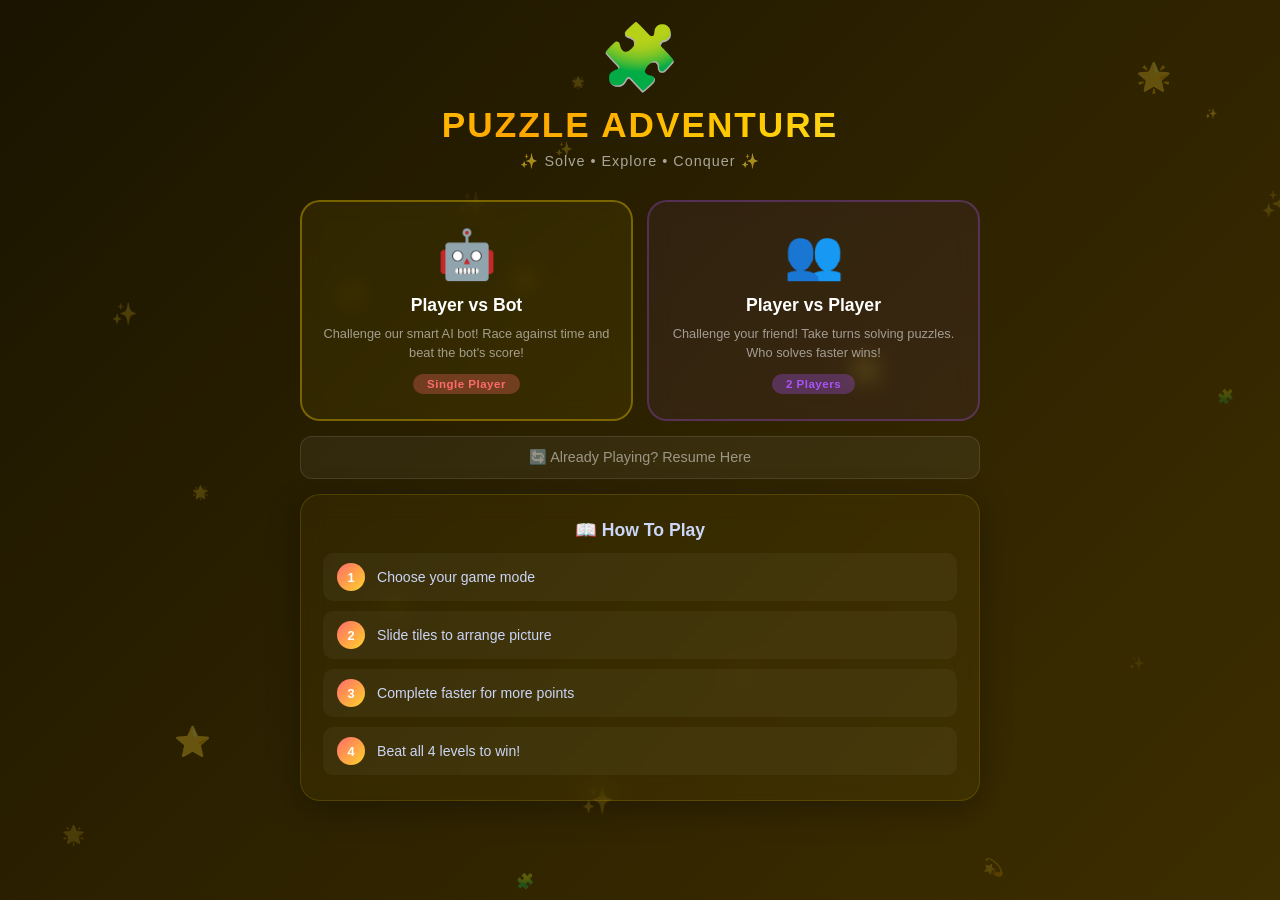
<file: index.html>
<!DOCTYPE html>
<html lang="en">
<head>
    <meta charset="UTF-8">
    <meta name="viewport" content="width=device-width, initial-scale=1.0">
    <title>Puzzle Adventure</title>
    <link rel="stylesheet" href="style.css">
</head>
<body>
<div class="particles" id="particles"></div>

<div class="container">

    <!-- HEADER -->
    <div class="header">
        <div class="game-logo">🧩</div>
        <h1>PUZZLE ADVENTURE</h1>
        <p class="tagline">✨ Solve • Explore • Conquer ✨</p>
    </div>

    <!-- MAIN MENU -->
    <div id="mainMenu">

        <!-- MODE SELECTION -->
        <div class="mode-cards">

            <div class="mode-card pvb-card" onclick="selectMode('pvb')">
                <div class="mode-icon">🤖</div>
                <h2>Player vs Bot</h2>
                <p>Challenge our smart AI bot! 
                   Race against time and beat 
                   the bot's score!</p>
                <div class="mode-badge">Single Player</div>
            </div>

            <div class="mode-card pvp-card" onclick="selectMode('pvp')">
                <div class="mode-icon">👥</div>
                <h2>Player vs Player</h2>
                <p>Challenge your friend! 
                   Take turns solving puzzles.
                   Who solves faster wins!</p>
                <div class="mode-badge">2 Players</div>
            </div>

        </div>

        <!-- RESUME SECTION -->
        <div class="card resume-card" id="resumeSection" 
             style="display:none;">
            <h3>🔄 Resume Game</h3>
            <p class="subtitle">Enter your name to continue!</p>
            <input type="text" id="resumeName" 
                   placeholder="Your name..."/>
            <button class="resume-btn" onclick="resumeGame()">
                ▶️ Resume My Game
            </button>
            <p id="resumeError" class="error"></p>
        </div>

        <!-- SHOW RESUME BUTTON -->
        <button class="show-resume-btn" 
                onclick="toggleResume()">
            🔄 Already Playing? Resume Here
        </button>

    </div>

    <!-- PLAYER SETUP FORM -->
    <div id="setupForm" style="display:none;">

        <!-- PVB FORM -->
        <div id="pvbForm" style="display:none;">
            <div class="card">
                <button class="back-btn" onclick="goBack()">
                    ← Back
                </button>
                <h2>🤖 Player vs Bot Setup</h2>
                <p class="subtitle">Enter your details to begin!</p>

                <label>👤 Your Name:</label>
                <input type="text" id="pvbName" 
                       placeholder="Enter your name..."
                       maxlength="20"/>

                <label>🤖 Bot Difficulty:</label>
                <div class="difficulty-cards">
                    <div class="diff-card selected" 
                         data-diff="easy"
                         onclick="selectDiff(this,'pvb')">
                        <span>😊</span>
                        <span>Easy</span>
                    </div>
                    <div class="diff-card" 
                         data-diff="medium"
                         onclick="selectDiff(this,'pvb')">
                        <span>😐</span>
                        <span>Medium</span>
                    </div>
                    <div class="diff-card" 
                         data-diff="hard"
                         onclick="selectDiff(this,'pvb')">
                        <span>😤</span>
                        <span>Hard</span>
                    </div>
                </div>

                <label>🗺️ Starting Level:</label>
                <select id="pvbLevel">
                    <option value="1">
                        Level 1 - The Lost Temple 🏛️
                    </option>
                    <option value="2">
                        Level 2 - The Dark Forest 🌲
                    </option>
                    <option value="3">
                        Level 3 - The Ice Castle ❄️
                    </option>
                    <option value="4">
                        Level 4 - The Final Dungeon 🏰
                    </option>
                </select>

                <button class="main-btn" onclick="startPVB()">
                    🚀 Start Adventure!
                </button>
                <p id="pvbError" class="error"></p>
            </div>
        </div>

        <!-- PVP FORM -->
        <div id="pvpForm" style="display:none;">
            <div class="card">
                <button class="back-btn" onclick="goBack()">
                    ← Back
                </button>
                <h2>👥 Player vs Player Setup</h2>
                <p class="subtitle">
                    Two players — one winner!
                </p>

                <label>👤 Player 1 Name:</label>
                <input type="text" id="p1Name" 
                       placeholder="Player 1 name..."
                       maxlength="20"/>

                <label>👤 Player 2 Name:</label>
                <input type="text" id="p2Name" 
                       placeholder="Player 2 name..."
                       maxlength="20"/>

                <label>🗺️ Starting Level:</label>
                <select id="pvpLevel">
                    <option value="1">
                        Level 1 - The Lost Temple 🏛️
                    </option>
                    <option value="2">
                        Level 2 - The Dark Forest 🌲
                    </option>
                    <option value="3">
                        Level 3 - The Ice Castle ❄️
                    </option>
                    <option value="4">
                        Level 4 - The Final Dungeon 🏰
                    </option>
                </select>

                <button class="main-btn" onclick="startPVP()">
                    🚀 Start Battle!
                </button>
                <p id="pvpError" class="error"></p>
            </div>
        </div>

    </div>

    <!-- HOW TO PLAY -->
    <div class="card how-to-card" id="howToCard">
        <h3>📖 How To Play</h3>
        <div class="how-steps">
            <div class="how-step">
                <span class="step-num">1</span>
                <span>Choose your game mode</span>
            </div>
            <div class="how-step">
                <span class="step-num">2</span>
                <span>Slide tiles to arrange picture</span>
            </div>
            <div class="how-step">
                <span class="step-num">3</span>
                <span>Complete faster for more points</span>
            </div>
            <div class="how-step">
                <span class="step-num">4</span>
                <span>Beat all 4 levels to win!</span>
            </div>
        </div>
    </div>

</div>

<script>
// ============================================================
//   SETUP
// ============================================================
let selectedMode = '';
let selectedDiffPVB = 'easy';

document.addEventListener('DOMContentLoaded', () => {
    createParticles();
    checkSavedGames();
});

// ============================================================
//   PARTICLES
// ============================================================
function createParticles() {
    const c = document.getElementById('particles');
    const emojis = ['🧩','⭐','✨','🌟','💫','🎯'];
    for (let i = 0; i < 20; i++) {
        const p = document.createElement('div');
        p.className = 'particle';
        p.textContent = 
            emojis[Math.floor(Math.random() * emojis.length)];
        p.style.left   = Math.random() * 100 + 'vw';
        p.style.top    = Math.random() * 100 + 'vh';
        p.style.fontSize = Math.random() * 20 + 10 + 'px';
        p.style.animationDuration  = Math.random()*15 + 8 + 's';
        p.style.animationDelay     = Math.random() * 5 + 's';
        p.style.opacity = Math.random() * 0.3 + 0.05;
        c.appendChild(p);
    }
}

// ============================================================
//   MODE SELECTION
// ============================================================
function selectMode(mode) {
    selectedMode = mode;
    document.getElementById('mainMenu').style.display   = 'none';
    document.getElementById('howToCard').style.display  = 'none';
    document.getElementById('setupForm').style.display  = 'block';

    if (mode === 'pvb') {
        document.getElementById('pvbForm').style.display = 'block';
        document.getElementById('pvpForm').style.display = 'none';
    } else {
        document.getElementById('pvpForm').style.display = 'block';
        document.getElementById('pvbForm').style.display = 'none';
    }
}

function goBack() {
    document.getElementById('mainMenu').style.display  = 'block';
    document.getElementById('howToCard').style.display = 'block';
    document.getElementById('setupForm').style.display = 'none';
    document.getElementById('pvbForm').style.display   = 'none';
    document.getElementById('pvpForm').style.display   = 'none';
}

// ============================================================
//   DIFFICULTY SELECTION
// ============================================================
function selectDiff(el, mode) {
    document.querySelectorAll('.diff-card').forEach(c => {
        c.classList.remove('selected');
    });
    el.classList.add('selected');
    selectedDiffPVB = el.getAttribute('data-diff');
}

// ============================================================
//   START PVB
// ============================================================
function startPVB() {
    const name  = document.getElementById('pvbName').value.trim();
    const level = document.getElementById('pvbLevel').value;
    const errEl = document.getElementById('pvbError');

    if (!name) {
        errEl.textContent = '⚠️ Please enter your name!';
        return;
    }
    if (name.length < 2) {
        errEl.textContent = '⚠️ Name too short!';
        return;
    }

    errEl.textContent = '';

    const gameData = {
        mode        : 'pvb',
        p1Name      : name,
        p2Name      : 'Bot (' + selectedDiffPVB + ')',
        difficulty  : selectedDiffPVB,
        currentLevel: parseInt(level),
        p1Score     : 0,
        p2Score     : 0,
        p1Levels    : [],
        p2Levels    : [],
        startTime   : Date.now(),
        currentTurn : 'p1'
    };

    saveGameState(name, gameData);
    sessionStorage.setItem('gameData', JSON.stringify(gameData));
    window.location.href = 'game.html';
}

// ============================================================
//   START PVP
// ============================================================
function startPVP() {
    const p1    = document.getElementById('p1Name').value.trim();
    const p2    = document.getElementById('p2Name').value.trim();
    const level = document.getElementById('pvpLevel').value;
    const errEl = document.getElementById('pvpError');

    if (!p1 || !p2) {
        errEl.textContent = '⚠️ Both player names required!';
        return;
    }
    if (p1.toLowerCase() === p2.toLowerCase()) {
        errEl.textContent = '⚠️ Players must have different names!';
        return;
    }

    errEl.textContent = '';

    const gameData = {
        mode        : 'pvp',
        p1Name      : p1,
        p2Name      : p2,
        difficulty  : 'pvp',
        currentLevel: parseInt(level),
        p1Score     : 0,
        p2Score     : 0,
        p1Levels    : [],
        p2Levels    : [],
        startTime   : Date.now(),
        currentTurn : 'p1'
    };

    saveGameState(p1 + '_' + p2, gameData);
    sessionStorage.setItem('gameData', JSON.stringify(gameData));
    window.location.href = 'game.html';
}

// ============================================================
//   SAVE + LOAD GAME STATE
// ============================================================
function saveGameState(key, data) {
    const saves = JSON.parse(
        localStorage.getItem('puzzleSaves') || '{}'
    );
    saves[key.toLowerCase()] = data;
    localStorage.setItem('puzzleSaves', JSON.stringify(saves));
}

function checkSavedGames() {
    const saves = JSON.parse(
        localStorage.getItem('puzzleSaves') || '{}'
    );
    if (Object.keys(saves).length > 0) {
        document.getElementById('resumeSection')
            .style.display = 'block';
    }
}

function toggleResume() {
    const s = document.getElementById('resumeSection');
    s.style.display = 
        s.style.display === 'none' ? 'block' : 'none';
}

function resumeGame() {
    const name  = document.getElementById('resumeName')
                          .value.trim().toLowerCase();
    const errEl = document.getElementById('resumeError');
    const saves = JSON.parse(
        localStorage.getItem('puzzleSaves') || '{}'
    );

    // Try to find save by name
    let found = null;
    for (let key in saves) {
        if (key.includes(name)) {
            found = saves[key];
            break;
        }
    }

    if (!found) {
        errEl.textContent = 
            '⚠️ No saved game found for "' + name + '"';
        return;
    }

    errEl.textContent = '';
    sessionStorage.setItem('gameData', JSON.stringify(found));
    window.location.href = 'game.html';
}
</script>
</body>
</html>
</file>
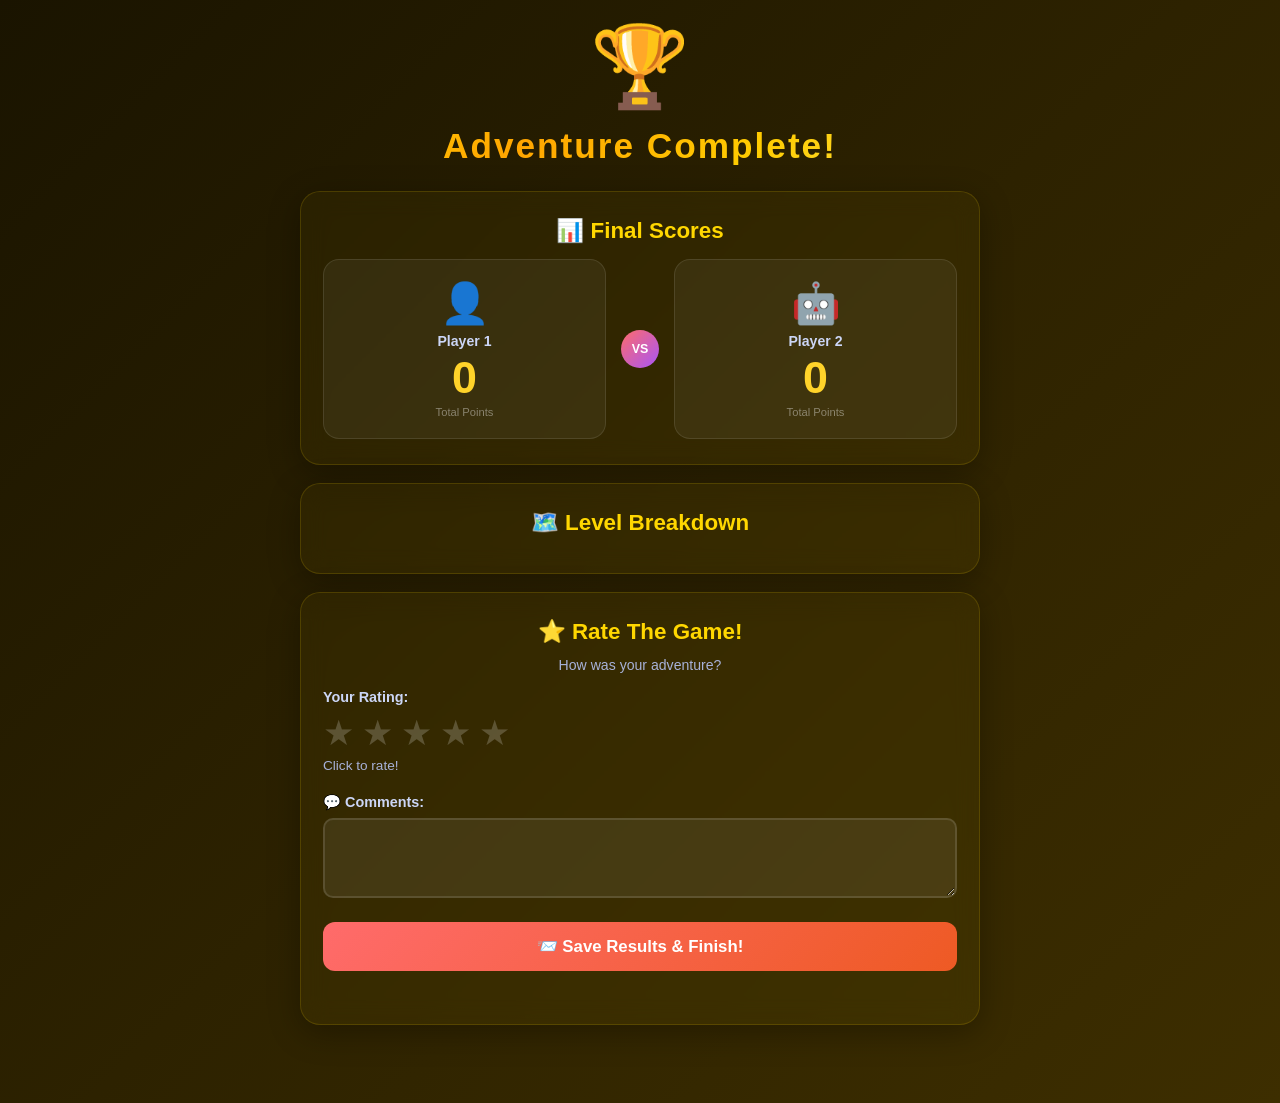
<file: end.html>
<!DOCTYPE html>
<html lang="en">
<head>
    <meta charset="UTF-8">
    <meta name="viewport" content="width=device-width, initial-scale=1.0">
    <title>Game Over - Puzzle Adventure</title>
    <link rel="stylesheet" href="style.css">
</head>
<body>
<div class="particles" id="particles"></div>
<div id="confettiContainer"></div>

<div class="container">

    <!-- WINNER BANNER -->
    <div class="winner-banner" id="winnerBanner">
        <div class="winner-trophy" id="winnerTrophy">🏆</div>
        <h1 id="winnerTitle">Adventure Complete!</h1>
        <p id="winnerSubtitle" class="subtitle"></p>
    </div>

    <!-- FINAL SCORES -->
    <div class="card final-score-card">
        <h2>📊 Final Scores</h2>

        <div class="final-players">
            <div class="final-player" id="finalP1">
                <div class="final-avatar" id="p1Avatar">👤</div>
                <div class="final-name" id="finalP1Name">
                    Player 1
                </div>
                <div class="final-score-big" id="finalP1Score">
                    0
                </div>
                <div class="final-label">Total Points</div>
                <div class="winner-crown" 
                     id="p1Crown" 
                     style="display:none;">
                    👑 WINNER!
                </div>
            </div>

            <div class="vs-divider">VS</div>

            <div class="final-player" id="finalP2">
                <div class="final-avatar" id="p2Avatar">🤖</div>
                <div class="final-name" id="finalP2Name">
                    Player 2
                </div>
                <div class="final-score-big" id="finalP2Score">
                    0
                </div>
                <div class="final-label">Total Points</div>
                <div class="winner-crown" 
                     id="p2Crown" 
                     style="display:none;">
                    👑 WINNER!
                </div>
            </div>
        </div>
    </div>

    <!-- LEVEL BREAKDOWN -->
    <div class="card">
        <h2>🗺️ Level Breakdown</h2>
        <div id="levelBreakdown">
        </div>
    </div>

    <!-- RATING -->
    <div class="card" id="ratingCard">
        <h2>⭐ Rate The Game!</h2>
        <p class="subtitle">How was your adventure?</p>

        <label>Your Rating:</label>
        <div class="star-rating" id="starRating">
            <span class="star" data-val="1">★</span>
            <span class="star" data-val="2">★</span>
            <span class="star" data-val="3">★</span>
            <span class="star" data-val="4">★</span>
            <span class="star" data-val="5">★</span>
        </div>
        <p id="starLabel" class="star-label">
            Click to rate!
        </p>

        <label for="feedbackText">💬 Comments:</label>
        <textarea id="feedbackText"
            placeholder="How was the puzzle adventure?"
            rows="3">
        </textarea>

        <button class="main-btn" onclick="submitResults()">
            📨 Save Results & Finish!
        </button>
        <p id="submitError" class="error"></p>
    </div>

</div>

<script>
// ============================================================
//   SHEET URL
// ============================================================
const SHEET_URL = https://script.google.com/macros/s/AKfycbzwFICTI8CiKOOlvqJAeEvk1Gp3MFq5BvrIjGw-C6hg5pjbkV14rwO7rm0NwJfWnPuh/exec
;

let starRating = 0;
let gameData   = null;

// ============================================================
//   INIT
// ============================================================
document.addEventListener('DOMContentLoaded', () => {
    gameData = JSON.parse(sessionStorage.getItem('gameData'));
    if (!gameData) {
        window.location.href = 'index.html';
        return;
    }

    createParticles();
    showFinalResults();
    setupStars();

    if (gameData.p1Score !== gameData.p2Score) {
        setTimeout(() => launchConfetti(), 500);
    }
});

// ============================================================
//   SHOW FINAL RESULTS
// ============================================================
function showFinalResults() {
    const d = gameData;

    document.getElementById('finalP1Name').textContent  = d.p1Name;
    document.getElementById('finalP2Name').textContent  = d.p2Name;
    document.getElementById('finalP1Score').textContent = d.p1Score;
    document.getElementById('finalP2Score').textContent = d.p2Score;

    // Bot avatar
    if (d.mode === 'pvb') {
        document.getElementById('p2Avatar').textContent = '🤖';
    }

    // Winner
    const title    = document.getElementById('winnerTitle');
    const subtitle = document.getElementById('winnerSubtitle');
    const trophy   = document.getElementById('winnerTrophy');

    if (d.p1Score > d.p2Score) {
        document.getElementById('p1Crown').style.display = 'block';
        document.getElementById('finalP1').classList.add('winner-player');
        title.textContent    = d.p1Name + ' Wins! 🎉';
        subtitle.textContent = 'Congratulations Champion!';
        trophy.textContent   = '🏆';
    } else if (d.p2Score > d.p1Score) {
        document.getElementById('p2Crown').style.display = 'block';
        document.getElementById('finalP2').classList.add('winner-player');
        title.textContent    = d.p2Name + ' Wins! 🎉';
        subtitle.textContent = d.mode === 'pvb'
            ? 'The Bot was too smart! Try again!'
            : 'Congratulations Champion!';
        trophy.textContent   = d.mode === 'pvb' ? '🤖' : '🏆';
    } else {
        title.textContent    = 'Perfect Draw! 🤝';
        subtitle.textContent = 'Both players are equally amazing!';
        trophy.textContent   = '🤝';
    }

    // Level breakdown
    buildLevelBreakdown(d);
}

// ============================================================
//   LEVEL BREAKDOWN
// ============================================================
function buildLevelBreakdown(d) {
    const container = document.getElementById('levelBreakdown');
    const maxLevel  = Math.max(
        d.p1Levels.length,
        d.p2Levels.length
    );

    if (maxLevel === 0) {
        container.innerHTML =
            '<p class="subtitle">No levels completed yet!</p>';
        return;
    }

    let html = '';
    for (let i = 0; i < maxLevel; i++) {
        const lvlNum  = (d.currentLevel - maxLevel + i + 1);
        const p1lvl   = d.p1Levels[i];
        const p2lvl   = d.p2Levels[i];
        const lvlData = {1:'🏛️',2:'🌲',3:'❄️',4:'🏰'};

        html += `
        <div class="level-breakdown-row">
            <div class="breakdown-level">
                ${lvlData[i+1] || '🧩'} Level ${i+1}
            </div>
            <div class="breakdown-players">
                <div class="breakdown-player p1-breakdown">
                    <span>${d.p1Name}</span>
                    ${p1lvl ? `
                        <span class="breakdown-stat">
                            ⏱️ ${formatTime(p1lvl.time)}
                        </span>
                        <span class="breakdown-stat">
                            🎮 ${p1lvl.moves} moves
                        </span>
                        <span class="breakdown-points">
                            +${p1lvl.points} pts
                        </span>
                    ` : '<span class="not-played">-</span>'}
                </div>
                <div class="breakdown-player p2-breakdown">
                    <span>${d.p2Name}</span>
                    ${p2lvl ? `
                        <span class="breakdown-stat">
                            ⏱️ ${formatTime(p2lvl.time)}
                        </span>
                        <span class="breakdown-stat">
                            🎮 ${p2lvl.moves} moves
                        </span>
                        <span class="breakdown-points">
                            +${p2lvl.points} pts
                        </span>
                    ` : '<span class="not-played">-</span>'}
                </div>
            </div>
        </div>`;
    }

    container.innerHTML = html;
}

function formatTime(s) {
    const m   = Math.floor(s / 60);
    const sec = s % 60;
    return (m < 10 ? '0' : '') + m + ':' +
           (sec < 10 ? '0' : '') + sec;
}

// ============================================================
//   STAR RATING
// ============================================================
function setupStars() {
    const stars = document.querySelectorAll('.star');
    stars.forEach(star => {
        star.addEventListener('click', () => {
            starRating = parseInt(star.getAttribute('data-val'));
            updateStars(starRating);
        });
        star.addEventListener('mouseover', () => {
            updateStars(
                parseInt(star.getAttribute('data-val')), true
            );
        });
    });
    document.getElementById('starRating')
        .addEventListener('mouseleave', () => {
            updateStars(starRating);
        });
}

function updateStars(r, h = false) {
    const labels = [
        "","😔 Poor","😐 Fair",
        "🙂 Good","😊 Great!","🤩 Amazing!"
    ];
    document.querySelectorAll('.star').forEach((s,i) => {
        i < r
            ? s.classList.add('active')
            : s.classList.remove('active');
    });
    if (r > 0) {
        document.getElementById('starLabel').textContent =
            labels[r];
    }
}

// ============================================================
//   SUBMIT TO GOOGLE SHEET
// ============================================================
function submitResults() {
    const feedback = document.getElementById('feedbackText')
                             .value.trim();
    const errEl    = document.getElementById('submitError');

    if (starRating === 0) {
        errEl.textContent = '⚠️ Please give a rating!';
        return;
    }

    errEl.textContent = '';

    const d = gameData;
    const winner =
        d.p1Score > d.p2Score ? d.p1Name :
        d.p2Score > d.p1Score ? d.p2Name : 'Draw';

    const payload = {
        type         : 'PUZZLE_GAME',
        mode         : d.mode === 'pvb'
                        ? 'Player vs Bot' : 'Player vs Player',
        player1Name  : d.p1Name,
        player2Name  : d.p2Name,
        player1Score : d.p1Score,
        player2Score : d.p2Score,
        winner       : winner,
        levelsPlayed : Math.max(
                         d.p1Levels.length,
                         d.p2Levels.length
                       ),
        difficulty   : d.difficulty || 'pvp',
        stars        : starRating,
        feedback     : feedback || 'No comment',
        date         : new Date().toLocaleString('en-IN')
    };

    const btn = document.querySelector('.main-btn');
    btn.textContent = '⏳ Saving...';
    btn.disabled    = true;

    fetch(SHEET_URL, {
        method : 'POST',
        mode   : 'no-cors',
        headers: { 'Content-Type': 'application/json' },
        body   : JSON.stringify(payload)
    })
    .then(() => showSuccess())
    .catch(() => showSuccess());

    // Clear saved game
    const saves = JSON.parse(
        localStorage.getItem('puzzleSaves') || '{}'
    );
    const key = d.mode === 'pvp'
        ? d.p1Name + '_' + d.p2Name
        : d.p1Name;
    delete saves[key.toLowerCase()];
    localStorage.setItem('puzzleSaves', JSON.stringify(saves));
}

// ============================================================
//   SHOW SUCCESS
// ============================================================
function showSuccess() {
    const d = gameData;
    document.getElementById('ratingCard').innerHTML = `
        <div style="text-align:center; padding:20px;">
            <div style="font-size:4rem; margin-bottom:15px;">
                🎉
            </div>
            <h2 style="color:#00d26a;">Results Saved!</h2>
            <p class="subtitle">Thanks for playing!</p>
            <div style="margin:20px 0; padding:15px;
                        background:rgba(255,255,255,0.05);
                        border-radius:12px;">
                <p style="color:#ffd32a; font-size:1.1rem;
                          font-weight:700; margin-bottom:10px;">
                    ${d.p1Name}: ${d.p1Score} pts
                </p>
                <p style="color:#a8b2d8; font-size:1.1rem;
                          font-weight:700;">
                    ${d.p2Name}: ${d.p2Score} pts
                </p>
            </div>
            <button class="main-btn"
                onclick="window.location.href='index.html'"
                style="margin-bottom:10px;">
                🔄 Play Again
            </button>
        </div>
    `;
    launchConfetti();
}

// ============================================================
//   PARTICLES + CONFETTI
// ============================================================
function createParticles() {
    const c = document.getElementById('particles');
    const emojis = ['🧩','⭐','✨','🏆','💫'];
    for (let i = 0; i < 20; i++) {
        const p = document.createElement('div');
        p.className = 'particle';
        p.textContent =
            emojis[Math.floor(Math.random()*emojis.length)];
        p.style.left = Math.random()*100+'vw';
        p.style.top  = Math.random()*100+'vh';
        p.style.fontSize = Math.random()*20+10+'px';
        p.style.animationDuration = Math.random()*15+8+'s';
        p.style.animationDelay    = Math.random()*5+'s';
        p.style.opacity = '0.1';
        c.appendChild(p);
    }
}

function launchConfetti() {
    const c = document.getElementById('confettiContainer');
    const colors = [
        '#FF6B6B','#FFD32A','#00D26A',
        '#A855F7','#00CEC9','#FD79A8'
    ];
    for (let i = 0; i < 100; i++) {
        const p = document.createElement('div');
        p.className = 'confetti-piece';
        p.style.left = Math.random()*100+'vw';
        p.style.background =
            colors[Math.floor(Math.random()*colors.length)];
        p.style.width  = Math.random()*12+6+'px';
        p.style.height = p.style.width;
        p.style.animationDelay    = Math.random()*0.5+'s';
        p.style.animationDuration = Math.random()*2+1.5+'s';
        p.style.borderRadius = Math.random()>0.5?'50%':'0';
        c.appendChild(p);
        setTimeout(() => p.remove(), 3000);
    }
}
</script>
</body>
</html>
</file>
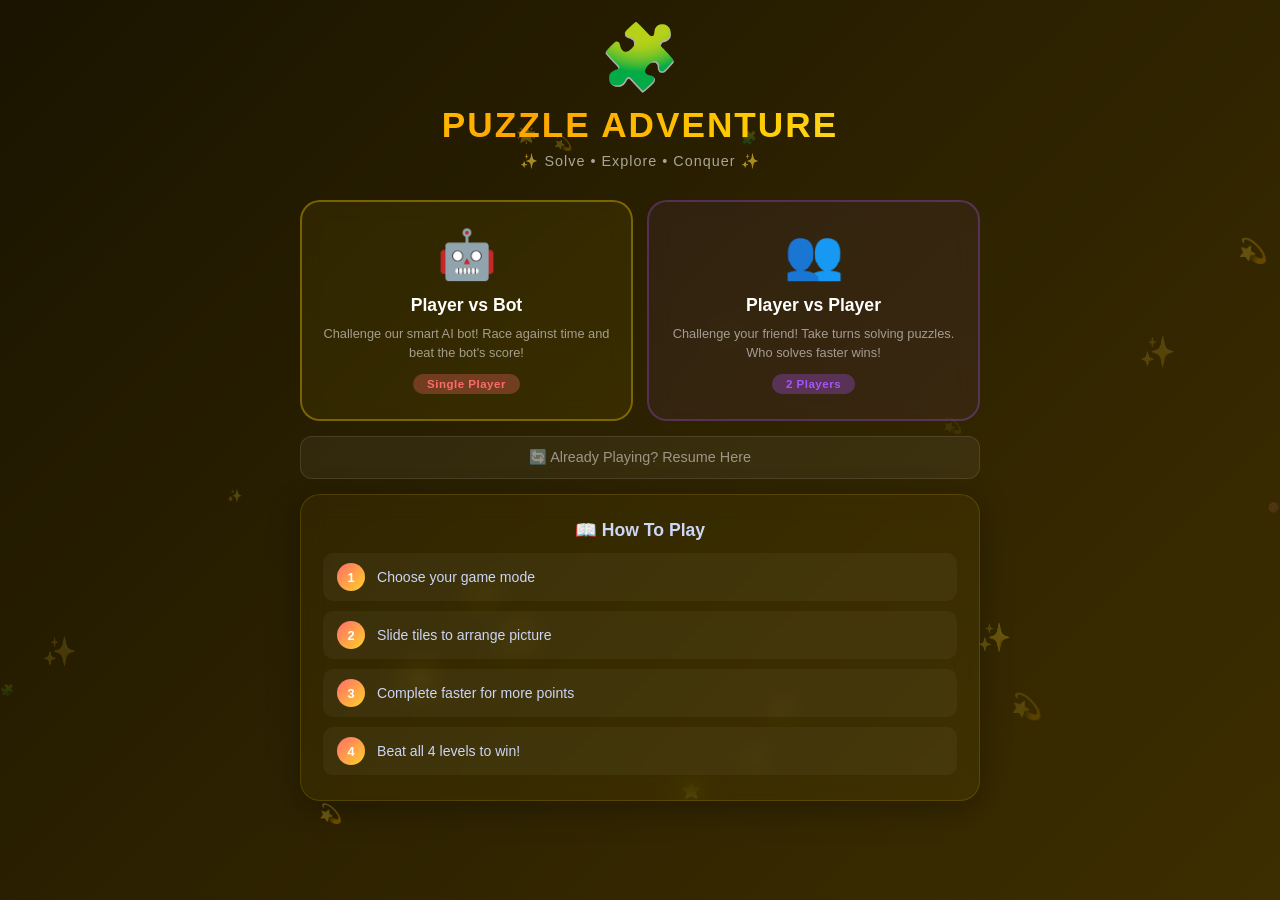
<file: game.html>
<!DOCTYPE html>
<html lang="en">
<head>
    <meta charset="UTF-8">
    <meta name="viewport" content="width=device-width, initial-scale=1.0">
    <title>Puzzle Adventure - Playing</title>
    <link rel="stylesheet" href="style.css">
</head>
<body>
<div class="particles" id="particles"></div>

<div class="container">

    <!-- TOP BAR -->
    <div class="game-top-bar">
        <div class="top-left">
            <button class="back-btn" onclick="confirmQuit()">
                🏠
            </button>
            <span class="level-badge" id="levelBadge">
                Level 1
            </span>
        </div>
        <div class="top-center" id="turnDisplay">
            Your Turn!
        </div>
        <div class="top-right">
            <div class="timer-box" id="timerBox">
                ⏱️ <span id="timer">00:00</span>
            </div>
        </div>
    </div>

    <!-- SCORE BAR -->
    <div class="score-bar">
        <div class="player-score-display p1-display">
            <span id="p1Name">Player 1</span>
            <span class="score-val" id="p1Score">0</span>
        </div>
        <div class="vs-badge">VS</div>
        <div class="player-score-display p2-display">
            <span id="p2Name">Player 2</span>
            <span class="score-val" id="p2Score">0</span>
        </div>
    </div>

    <!-- LEVEL STORY -->
    <div class="story-card" id="storyCard">
        <div class="story-icon" id="storyIcon">🏛️</div>
        <h3 id="storyTitle">The Lost Temple</h3>
        <p id="storyText">Loading story...</p>
        <button class="main-btn" id="startLevelBtn"
                onclick="startLevel()">
            🎮 Start Puzzle!
        </button>
    </div>

    <!-- PUZZLE AREA -->
    <div id="puzzleArea" style="display:none;">

        <!-- CURRENT PLAYER -->
        <div class="current-player-banner" id="currentPlayerBanner">
            👤 Your Turn to Solve!
        </div>

        <!-- HINT BAR -->
        <div class="hint-bar">
            <button class="hint-btn" onclick="useHint()" 
                    id="hintBtn">
                💡 Hint (3 left)
            </button>
            <div class="moves-display">
                Moves: <span id="movesCount">0</span>
            </div>
            <button class="preview-btn" 
                    id="previewBtn"
                    onmousedown="showPreview()" 
                    onmouseup="hidePreview()"
                    ontouchstart="showPreview()"
                    ontouchend="hidePreview()">
                👁️ Preview
            </button>
        </div>

        <!-- PUZZLE GRID -->
        <div class="puzzle-wrapper">
            <div class="puzzle-grid" id="puzzleGrid">
            </div>

            <!-- PREVIEW OVERLAY -->
            <div class="preview-overlay" id="previewOverlay">
                <div class="preview-grid" id="previewGrid">
                </div>
                <p style="color:white; font-weight:700; 
                          margin-top:10px;">
                    This is the target!
                </p>
            </div>
        </div>

        <!-- PROGRESS -->
        <div class="puzzle-progress">
            <div class="progress-bar-container">
                <div class="progress-bar" id="puzzleProgress">
                </div>
            </div>
            <p class="progress-text" id="progressText">
                0% complete
            </p>
        </div>

    </div>

    <!-- LEVEL COMPLETE POPUP -->
    <div class="popup-overlay" id="levelCompletePopup">
        <div class="popup-card">
            <div class="popup-icon" id="popupIcon">🎉</div>
            <h2 id="popupTitle">Level Complete!</h2>
            <p id="popupMsg" class="subtitle"></p>

            <div class="popup-stats">
                <div class="popup-stat">
                    <span>⏱️ Time</span>
                    <span id="popupTime">0s</span>
                </div>
                <div class="popup-stat">
                    <span>🎮 Moves</span>
                    <span id="popupMoves">0</span>
                </div>
                <div class="popup-stat">
                    <span>⭐ Points</span>
                    <span id="popupPoints">0</span>
                </div>
            </div>

            <div id="popupButtons">
            </div>
        </div>
    </div>

    <!-- QUIT CONFIRM -->
    <div class="popup-overlay" id="quitPopup">
        <div class="popup-card">
            <div class="popup-icon">🏠</div>
            <h2>Quit Game?</h2>
            <p class="subtitle">
                Your progress is saved!
                You can resume anytime!
            </p>
            <button class="main-btn" onclick="quitGame()">
                🏠 Save & Quit
            </button>
            <button class="back-game-btn" 
                    onclick="closeQuit()">
                🎮 Keep Playing
            </button>
        </div>
    </div>

</div>

<!-- CONFETTI -->
<div id="confettiContainer"></div>

<script>
// ============================================================
//   GAME DATA
// ============================================================
const LEVELS = {
    1: {
        name  : 'The Lost Temple',
        icon  : '🏛️',
        story : 'Deep in the jungle, an ancient temple holds secrets! Solve the puzzle to unlock the temple gate and discover what lies within!',
        grid  : 3,
        colors: ['#FF6B6B','#FF8E53','#FFC300',
                 '#2ECC71','#3498DB','#9B59B6',
                 '#1ABC9C','#E74C3C','#F39C12'],
        bg    : 'linear-gradient(135deg, #134E5E, #71B280)',
        timeBonus: 100
    },
    2: {
        name  : 'The Dark Forest',
        icon  : '🌲',
        story : 'A mysterious forest blocks your path! Strange creatures watch from the shadows. Solve the forest puzzle to find the hidden path forward!',
        grid  : 4,
        colors: ['#2ECC71','#27AE60','#1ABC9C',
                 '#16A085','#3498DB','#2980B9',
                 '#8E44AD','#6C3483','#F39C12',
                 '#D35400','#E74C3C','#C0392B',
                 '#ECF0F1','#BDC3C7','#95A5A6','#7F8C8D'],
        bg    : 'linear-gradient(135deg, #0F2027, #203A43, #2C5364)',
        timeBonus: 150
    },
    3: {
        name  : 'The Ice Castle',
        icon  : '❄️',
        story : 'A magnificent castle made entirely of ice! The walls shimmer with frozen magic. Solve the ice puzzle before it melts away!',
        grid  : 4,
        colors: ['#74B9FF','#0984E3','#A29BFE',
                 '#6C5CE7','#FD79A8','#E84393',
                 '#00CEC9','#00B894','#FDCB6E',
                 '#E17055','#DFE6E9','#B2BEC3',
                 '#636E72','#2D3436','#81ECEC','#55EFC4'],
        bg    : 'linear-gradient(135deg, #2980B9, #6DD5FA, #ffffff)',
        timeBonus: 200
    },
    4: {
        name  : 'The Final Dungeon',
        icon  : '🏰',
        story : 'The ultimate challenge awaits! Dark magic fills the dungeon. Only the greatest puzzle master can escape! This is your final test!',
        grid  : 5,
        colors: [
            '#FF6B6B','#FF8E53','#FFC300','#2ECC71',
            '#3498DB','#9B59B6','#1ABC9C','#E74C3C',
            '#F39C12','#D35400','#8E44AD','#2980B9',
            '#27AE60','#16A085','#C0392B','#7F8C8D',
            '#BDC3C7','#ECF0F1','#F8C471','#A569BD',
            '#5DADE2','#48C9B0','#F1948A','#82E0AA','#F7DC6F'
        ],
        bg    : 'linear-gradient(135deg, #1a1a2e, #16213e, #0f3460)',
        timeBonus: 300
    }
};

const BOT_SPEEDS = {
    easy  : { min: 8000,  max: 15000 },
    medium: { min: 4000,  max: 8000  },
    hard  : { min: 1500,  max: 4000  }
};

// ============================================================
//   STATE
// ============================================================
let gameData     = null;
let currentLevel = 1;
let tiles        = [];
let emptyIndex   = 0;
let moves        = 0;
let hintsLeft    = 3;
let timerInterval= null;
let seconds      = 0;
let levelStartTime = 0;
let isAnimating  = false;
let currentTurn  = 'p1';
let botTimeout   = null;

// ============================================================
//   INIT
// ============================================================
document.addEventListener('DOMContentLoaded', () => {
    gameData = JSON.parse(sessionStorage.getItem('gameData'));
    if (!gameData) {
        window.location.href = 'index.html';
        return;
    }

    currentLevel = gameData.currentLevel || 1;
    currentTurn  = gameData.currentTurn  || 'p1';

    createParticles();
    updateUI();
    showStory();
});

// ============================================================
//   PARTICLES
// ============================================================
function createParticles() {
    const c = document.getElementById('particles');
    const emojis = ['🧩','⭐','✨','💫'];
    for (let i = 0; i < 15; i++) {
        const p = document.createElement('div');
        p.className = 'particle';
        p.textContent = 
            emojis[Math.floor(Math.random()*emojis.length)];
        p.style.left = Math.random() * 100 + 'vw';
        p.style.top  = Math.random() * 100 + 'vh';
        p.style.fontSize = Math.random()*15+8+'px';
        p.style.animationDuration = Math.random()*12+6+'s';
        p.style.animationDelay    = Math.random()*5+'s';
        p.style.opacity = '0.1';
        c.appendChild(p);
    }
}

// ============================================================
//   UPDATE UI
// ============================================================
function updateUI() {
    document.getElementById('p1Name').textContent =
        gameData.p1Name;
    document.getElementById('p2Name').textContent =
        gameData.p2Name;
    document.getElementById('p1Score').textContent =
        gameData.p1Score;
    document.getElementById('p2Score').textContent =
        gameData.p2Score;
    document.getElementById('levelBadge').textContent =
        'Level ' + currentLevel;

    const turnName = currentTurn === 'p1'
        ? gameData.p1Name
        : gameData.p2Name;
    document.getElementById('turnDisplay').textContent =
        '🎮 ' + turnName + "'s Turn";
}

// ============================================================
//   SHOW STORY
// ============================================================
function showStory() {
    const lvl = LEVELS[currentLevel];
    document.body.style.background = lvl.bg;
    document.getElementById('storyIcon').textContent  = lvl.icon;
    document.getElementById('storyTitle').textContent = lvl.name;
    document.getElementById('storyText').textContent  = lvl.story;

    const btn = document.getElementById('startLevelBtn');
    const turnName = currentTurn === 'p1'
        ? gameData.p1Name
        : gameData.p2Name;
    btn.textContent = '🎮 ' + turnName + ' - Start Puzzle!';

    document.getElementById('storyCard').style.display  = 'block';
    document.getElementById('puzzleArea').style.display = 'none';
}

// ============================================================
//   START LEVEL
// ============================================================
function startLevel() {
    document.getElementById('storyCard').style.display  = 'none';
    document.getElementById('puzzleArea').style.display = 'block';

    const turnName = currentTurn === 'p1'
        ? gameData.p1Name
        : gameData.p2Name;
    document.getElementById('currentPlayerBanner').textContent =
        '👤 ' + turnName + ' - Solve the Puzzle!';

    moves     = 0;
    hintsLeft = 3;
    seconds   = 0;

    document.getElementById('movesCount').textContent = '0';
    document.getElementById('hintBtn').textContent =
        '💡 Hint (' + hintsLeft + ' left)';

    createPuzzle();
    startTimer();

    levelStartTime = Date.now();

    // If bot turn in PVB mode
    if (gameData.mode === 'pvb' && currentTurn === 'p2') {
        disablePlayerInput(true);
        runBot();
    }
}

// ============================================================
//   CREATE PUZZLE (Sliding Tile)
// ============================================================
function createPuzzle() {
    const lvl     = LEVELS[currentLevel];
    const size    = lvl.grid;
    const total   = size * size;
    const grid    = document.getElementById('puzzleGrid');

    grid.style.gridTemplateColumns =
        'repeat(' + size + ', 1fr)';
    grid.innerHTML = '';

    // Create solved state
    tiles = [];
    for (let i = 0; i < total; i++) {
        tiles.push(i);
    }

    // Shuffle
    for (let i = total - 1; i > 0; i--) {
        const j = Math.floor(Math.random() * (i + 1));
        [tiles[i], tiles[j]] = [tiles[j], tiles[i]];
    }

    emptyIndex = tiles.indexOf(total - 1);

    renderPuzzle();
    buildPreview();
    updateProgress();
}

// ============================================================
//   RENDER PUZZLE
// ============================================================
function renderPuzzle() {
    const lvl   = LEVELS[currentLevel];
    const size  = lvl.grid;
    const total = size * size;
    const grid  = document.getElementById('puzzleGrid');
    grid.innerHTML = '';

    tiles.forEach((val, idx) => {
        const tile = document.createElement('div');

        if (val === total - 1) {
            tile.className = 'tile empty-tile';
        } else {
            tile.className = 'tile';
            tile.style.background = lvl.colors[val];
            tile.textContent = val + 1;
            tile.style.fontSize =
                size <= 3 ? '1.5rem' :
                size === 4 ? '1.2rem' : '1rem';
        }

        tile.onclick = () => moveTile(idx);
        grid.appendChild(tile);
    });
}

// ============================================================
//   BUILD PREVIEW
// ============================================================
function buildPreview() {
    const lvl   = LEVELS[currentLevel];
    const size  = lvl.grid;
    const total = size * size;
    const grid  = document.getElementById('previewGrid');

    grid.style.gridTemplateColumns =
        'repeat(' + size + ', 1fr)';
    grid.innerHTML = '';

    for (let i = 0; i < total; i++) {
        const tile = document.createElement('div');
        tile.className = 'tile preview-tile';
        if (i === total - 1) {
            tile.className += ' empty-tile';
        } else {
            tile.style.background = lvl.colors[i];
            tile.textContent = i + 1;
            tile.style.fontSize =
                size <= 3 ? '1rem' :
                size === 4 ? '0.8rem' : '0.7rem';
        }
        grid.appendChild(tile);
    }
}

// ============================================================
//   MOVE TILE
// ============================================================
function moveTile(clickedIdx) {
    if (isAnimating) return;
    if (gameData.mode === 'pvb' && currentTurn === 'p2') return;

    const lvl  = LEVELS[currentLevel];
    const size = lvl.grid;

    const emptyRow = Math.floor(emptyIndex / size);
    const emptyCol = emptyIndex % size;
    const clickRow = Math.floor(clickedIdx / size);
    const clickCol = clickedIdx % size;

    const isAdjacent =
        (Math.abs(emptyRow - clickRow) === 1 &&
         emptyCol === clickCol) ||
        (Math.abs(emptyCol - clickCol) === 1 &&
         emptyRow === clickRow);

    if (!isAdjacent) return;

    // Swap
    [tiles[emptyIndex], tiles[clickedIdx]] =
        [tiles[clickedIdx], tiles[emptyIndex]];
    emptyIndex = clickedIdx;
    moves++;

    document.getElementById('movesCount').textContent = moves;

    isAnimating = true;
    renderPuzzle();
    setTimeout(() => {
        isAnimating = false;
        updateProgress();
        checkWin();
    }, 150);
}

// ============================================================
//   BOT LOGIC
// ============================================================
function runBot() {
    const speed = BOT_SPEEDS[gameData.difficulty];
    const time  = Math.random() *
                  (speed.max - speed.min) + speed.min;

    // Bot solves after random time
    botTimeout = setTimeout(() => {
        solvePuzzleForBot();
    }, time);
}

function solvePuzzleForBot() {
    // Move tiles towards solved state gradually
    const lvl   = LEVELS[currentLevel];
    const size  = lvl.grid;
    const total = size * size;
    let botMoves = 0;
    const maxMoves = 50;

    const botInterval = setInterval(() => {
        // Find a random valid move
        const validMoves = getValidMoves();
        if (validMoves.length > 0 && botMoves < maxMoves) {
            const move =
                validMoves[Math.floor(
                    Math.random() * validMoves.length
                )];
            [tiles[emptyIndex], tiles[move]] =
                [tiles[move], tiles[emptyIndex]];
            emptyIndex = move;
            botMoves++;
            moves++;
            renderPuzzle();
            updateProgress();
        } else {
            clearInterval(botInterval);
            // Bot finishes
            botFinish();
        }
    }, 200);
}

function getValidMoves() {
    const lvl  = LEVELS[currentLevel];
    const size = lvl.grid;
    const valid = [];
    const emptyRow = Math.floor(emptyIndex / size);
    const emptyCol = emptyIndex % size;

    if (emptyRow > 0) valid.push(emptyIndex - size);
    if (emptyRow < size-1) valid.push(emptyIndex + size);
    if (emptyCol > 0) valid.push(emptyIndex - 1);
    if (emptyCol < size-1) valid.push(emptyIndex + 1);

    return valid;
}

function botFinish() {
    // Solve puzzle completely for bot
    const lvl   = LEVELS[currentLevel];
    const total = lvl.grid * lvl.grid;
    for (let i = 0; i < total; i++) {
        tiles[i] = i;
    }
    emptyIndex = total - 1;
    renderPuzzle();
    updateProgress();

    stopTimer();
    const botTime    = seconds;
    const botPoints  = calculatePoints(botTime, moves, true);

    gameData.p2Score += botPoints;
    gameData.p2Levels.push({
        level : currentLevel,
        time  : botTime,
        moves : moves,
        points: botPoints
    });

    document.getElementById('p2Score').textContent =
        gameData.p2Score;

    setTimeout(() => {
        showBotResult(botPoints, botTime);
    }, 500);
}

// ============================================================
//   CHECK WIN
// ============================================================
function checkWin() {
    const lvl   = LEVELS[currentLevel];
    const total = lvl.grid * lvl.grid;
    const isSolved = tiles.every((val, idx) => val === idx);

    if (isSolved) {
        stopTimer();
        const timeTaken = seconds;
        const points    = calculatePoints(timeTaken, moves, false);

        if (currentTurn === 'p1') {
            gameData.p1Score += points;
            gameData.p1Levels.push({
                level : currentLevel,
                time  : timeTaken,
                moves : moves,
                points: points
            });
            document.getElementById('p1Score').textContent =
                gameData.p1Score;
        } else {
            gameData.p2Score += points;
            gameData.p2Levels.push({
                level : currentLevel,
                time  : timeTaken,
                moves : moves,
                points: points
            });
            document.getElementById('p2Score').textContent =
                gameData.p2Score;
        }

        launchConfetti();
        saveProgress();
        setTimeout(() => showLevelComplete(points, timeTaken),600);
    }
}

// ============================================================
//   CALCULATE POINTS
// ============================================================
function calculatePoints(time, moves, isBot) {
    const lvl      = LEVELS[currentLevel];
    let points     = lvl.timeBonus;
    const timePenalty = Math.floor(time / 5) * 10;
    const movePenalty = Math.floor(moves / 10) * 5;
    points = Math.max(10, points - timePenalty - movePenalty);
    if (isBot) points = Math.floor(points * 0.85);
    return points;
}

// ============================================================
//   SHOW LEVEL COMPLETE
// ============================================================
function showLevelComplete(points, time) {
    const popup = document.getElementById('levelCompletePopup');
    const playerName = currentTurn === 'p1'
        ? gameData.p1Name : gameData.p2Name;

    document.getElementById('popupIcon').textContent  = '🎉';
    document.getElementById('popupTitle').textContent =
        'Level ' + currentLevel + ' Complete!';
    document.getElementById('popupMsg').textContent   =
        playerName + ' solved it! Amazing!';
    document.getElementById('popupTime').textContent  =
        formatTime(time);
    document.getElementById('popupMoves').textContent = moves;
    document.getElementById('popupPoints').textContent= '+' + points;

    const btns = document.getElementById('popupButtons');

    if (currentLevel < 4) {
        if (gameData.mode === 'pvp') {
            // Switch turn
            const nextPlayer = currentTurn === 'p1'
                ? gameData.p2Name : gameData.p1Name;
            btns.innerHTML = `
                <p style="color:#ffd32a; font-weight:700;
                          margin-bottom:10px;">
                    Now it's ${nextPlayer}'s turn!
                </p>
                <button class="main-btn" 
                        onclick="switchTurnPVP()">
                    👤 ${nextPlayer} - Play Same Level!
                </button>
                <button class="next-level-btn"
                        onclick="nextLevel()">
                    ⏭️ Next Level
                </button>
            `;
        } else {
            btns.innerHTML = `
                <button class="main-btn" 
                        onclick="nextLevel()">
                    ⏭️ Next Level!
                </button>
                <button class="replay-btn" 
                        onclick="replayLevel()">
                    🔄 Replay Level
                </button>
            `;
        }
    } else {
        btns.innerHTML = `
            <button class="main-btn" onclick="finishGame()">
                🏆 See Final Results!
            </button>
        `;
    }

    popup.classList.add('show');
}

// ============================================================
//   SHOW BOT RESULT
// ============================================================
function showBotResult(points, time) {
    const popup = document.getElementById('levelCompletePopup');
    document.getElementById('popupIcon').textContent  = '🤖';
    document.getElementById('popupTitle').textContent =
        'Bot Finished!';
    document.getElementById('popupMsg').textContent   =
        'The bot solved the puzzle!';
    document.getElementById('popupTime').textContent  =
        formatTime(time);
    document.getElementById('popupMoves').textContent = moves;
    document.getElementById('popupPoints').textContent=
        '+' + points + ' (Bot)';

    const btns = document.getElementById('popupButtons');

    if (currentLevel < 4) {
        btns.innerHTML = `
            <button class="main-btn" onclick="nextLevel()">
                ⏭️ Next Level!
            </button>
        `;
    } else {
        btns.innerHTML = `
            <button class="main-btn" onclick="finishGame()">
                🏆 See Final Results!
            </button>
        `;
    }

    popup.classList.add('show');
}

// ============================================================
//   SWITCH TURN PVP
// ============================================================
function switchTurnPVP() {
    currentTurn = currentTurn === 'p1' ? 'p2' : 'p1';
    gameData.currentTurn = currentTurn;
    document.getElementById('levelCompletePopup')
            .classList.remove('show');
    updateUI();
    showStory();
}

// ============================================================
//   NEXT LEVEL
// ============================================================
function nextLevel() {
    if (gameData.mode === 'pvp') {
        currentTurn = 'p1';
        gameData.currentTurn = 'p1';
    }
    currentLevel++;
    gameData.currentLevel = currentLevel;
    document.getElementById('levelCompletePopup')
            .classList.remove('show');
    updateUI();
    saveProgress();
    showStory();
}

// ============================================================
//   REPLAY LEVEL
// ============================================================
function replayLevel() {
    document.getElementById('levelCompletePopup')
            .classList.remove('show');
    startLevel();
}

// ============================================================
//   FINISH GAME
// ============================================================
function finishGame() {
    saveProgress();
    sessionStorage.setItem('gameData', JSON.stringify(gameData));
    window.location.href = 'end.html';
}

// ============================================================
//   SAVE PROGRESS
// ============================================================
function saveProgress() {
    const key = gameData.mode === 'pvp'
        ? gameData.p1Name + '_' + gameData.p2Name
        : gameData.p1Name;
    const saves = JSON.parse(
        localStorage.getItem('puzzleSaves') || '{}'
    );
    saves[key.toLowerCase()] = gameData;
    localStorage.setItem('puzzleSaves', JSON.stringify(saves));
}

// ============================================================
//   TIMER
// ============================================================
function startTimer() {
    seconds = 0;
    clearInterval(timerInterval);
    timerInterval = setInterval(() => {
        seconds++;
        document.getElementById('timer').textContent =
            formatTime(seconds);
    }, 1000);
}

function stopTimer() {
    clearInterval(timerInterval);
}

function formatTime(s) {
    const m = Math.floor(s / 60);
    const sec = s % 60;
    return (m < 10 ? '0' : '') + m + ':' +
           (sec < 10 ? '0' : '') + sec;
}

// ============================================================
//   HINT
// ============================================================
function useHint() {
    if (hintsLeft <= 0) return;
    hintsLeft--;

    document.getElementById('hintBtn').textContent =
        '💡 Hint (' + hintsLeft + ' left)';
    if (hintsLeft === 0) {
        document.getElementById('hintBtn').disabled = true;
    }

    // Show preview for 2 seconds
    showPreview();
    setTimeout(() => hidePreview(), 2000);
}

function showPreview() {
    document.getElementById('previewOverlay')
            .classList.add('show');
}

function hidePreview() {
    document.getElementById('previewOverlay')
            .classList.remove('show');
}

// ============================================================
//   PROGRESS
// ============================================================
function updateProgress() {
    const lvl   = LEVELS[currentLevel];
    const total = lvl.grid * lvl.grid;
    let correct = 0;
    tiles.forEach((val, idx) => {
        if (val === idx) correct++;
    });
    const pct = Math.round((correct / total) * 100);
    document.getElementById('puzzleProgress').style.width =
        pct + '%';
    document.getElementById('progressText').textContent =
        pct + '% complete';
}

// ============================================================
//   DISABLE INPUT
// ============================================================
function disablePlayerInput(disable) {
    const grid = document.getElementById('puzzleGrid');
    grid.style.pointerEvents = disable ? 'none' : 'all';
    grid.style.opacity       = disable ? '0.7' : '1';
}

// ============================================================
//   CONFETTI
// ============================================================
function launchConfetti() {
    const c = document.getElementById('confettiContainer');
    const colors = [
        '#FF6B6B','#FFD32A','#00D26A',
        '#A855F7','#00CEC9','#FD79A8'
    ];
    for (let i = 0; i < 80; i++) {
        const p = document.createElement('div');
        p.className = 'confetti-piece';
        p.style.left = Math.random() * 100 + 'vw';
        p.style.background =
            colors[Math.floor(Math.random() * colors.length)];
        p.style.width  = Math.random() * 12 + 6 + 'px';
        p.style.height = p.style.width;
        p.style.animationDelay    = Math.random() * 0.5 + 's';
        p.style.animationDuration = Math.random() * 2 + 1.5 + 's';
        p.style.borderRadius = Math.random() > 0.5 ? '50%' : '0';
        c.appendChild(p);
        setTimeout(() => p.remove(), 3000);
    }
}

// ============================================================
//   QUIT
// ============================================================
function confirmQuit() {
    saveProgress();
    document.getElementById('quitPopup').classList.add('show');
}

function closeQuit() {
    document.getElementById('quitPopup').classList.remove('show');
}

function quitGame() {
    saveProgress();
    window.location.href = 'index.html';
}
</script>
</body>
</html>
</file>
<file: style.css>
/* ===========================
   BASE
=========================== */
* { margin:0; padding:0; box-sizing:border-box; }

body {
    font-family: 'Segoe UI', Tahoma, Geneva, Verdana, sans-serif;
    background: linear-gradient(135deg, #1a1400, #2d2200, #3d2e00);
    min-height: 100vh;
    display: flex;
    justify-content: center;
    padding: 20px 15px 60px;
    color: white;
    overflow-x: hidden;
    transition: background 1s ease;
}

/* ===========================
   PARTICLES
=========================== */
.particles {
    position: fixed;
    top:0; left:0;
    width:100%; height:100%;
    pointer-events: none;
    z-index: 0;
}

.particle {
    position: absolute;
    animation: floatUp linear infinite;
    user-select: none;
}

@keyframes floatUp {
    0%   { transform:translateY(0) rotate(0deg);    opacity:0.1; }
    50%  { opacity:0.2; }
    100% { transform:translateY(-100vh) rotate(360deg); opacity:0; }
}

/* ===========================
   CONTAINER
=========================== */
.container {
    max-width: 680px;
    width: 100%;
    position: relative;
    z-index: 1;
}

/* ===========================
   HEADER
=========================== */
.header {
    text-align: center;
    margin-bottom: 30px;
    animation: slideDown 0.8s ease;
}

.game-logo {
    font-size: 4rem;
    margin-bottom: 10px;
    animation: logoBounce 2s ease infinite alternate;
    display: block;
}

@keyframes logoBounce {
    from { transform: scale(1) rotate(-5deg); }
    to   { transform: scale(1.1) rotate(5deg); }
}

h1 {
    font-size: 2.2rem;
    background: linear-gradient(
        135deg, #FFD700, #FFA500, #FFCC00, #FFE44D
    );
    -webkit-background-clip: text;
    -webkit-text-fill-color: transparent;
    background-clip: text;
    margin-bottom: 8px;
    letter-spacing: 2px;
}

h2 {
    font-size: 1.4rem;
    color: #FFD700;
    margin-bottom: 12px;
    text-align: center;
}

h3 { font-size:1.1rem; color:#ccd6f6; margin-bottom:12px; }

.tagline {
    color: rgba(255,255,255,0.6);
    font-size: 0.9rem;
    letter-spacing: 1px;
}

@keyframes slideDown {
    from { opacity:0; transform:translateY(-30px); }
    to   { opacity:1; transform:translateY(0); }
}

/* ===========================
   CARDS
=========================== */
.card {
    background: rgba(255,215,0,0.04);
    border: 1px solid rgba(255,215,0,0.15);
    border-radius: 20px;
    padding: 25px 22px;
    margin-bottom: 18px;
    backdrop-filter: blur(12px);
    box-shadow: 0 8px 32px rgba(0,0,0,0.3);
    animation: fadeIn 0.5s ease;
}

@keyframes fadeIn {
    from { opacity:0; transform:translateY(12px); }
    to   { opacity:1; transform:translateY(0); }
}

.subtitle {
    color: #a8b2d8;
    text-align: center;
    font-size: 0.88rem;
    margin-bottom: 15px;
}

/* ===========================
   MODE CARDS
=========================== */
.mode-cards {
    display: flex;
    gap: 14px;
    margin-bottom: 15px;
}

.mode-card {
    flex: 1;
    background: rgba(255,255,255,0.06);
    border: 2px solid transparent;
    border-radius: 20px;
    padding: 25px 18px;
    text-align: center;
    cursor: pointer;
    transition: all 0.3s cubic-bezier(0.34,1.56,0.64,1);
    backdrop-filter: blur(10px);
}

.pvb-card {
    border-color: rgba(255,215,0,0.35);
    background: rgba(255,215,0,0.06);
}

.pvp-card {
    border-color: rgba(168,85,247,0.3);
    background: rgba(168,85,247,0.06);
}

.pvb-card:hover {
    border-color: #FFD700;
    background: rgba(255,215,0,0.15);
    transform: translateY(-8px) scale(1.02);
    box-shadow: 0 20px 40px rgba(255,215,0,0.35);
}

.pvp-card:hover {
    border-color: #A855F7;
    background: rgba(168,85,247,0.15);
    transform: translateY(-8px) scale(1.02);
    box-shadow: 0 20px 40px rgba(168,85,247,0.3);
}

.mode-icon {
    font-size: 3rem;
    margin-bottom: 12px;
    display: block;
    animation: modeIconBounce 2s ease infinite alternate;
}

@keyframes modeIconBounce {
    from { transform: translateY(0); }
    to   { transform: translateY(-5px); }
}

.mode-card h2 {
    font-size: 1.1rem;
    color: white;
    margin-bottom: 8px;
}

.mode-card p {
    font-size: 0.8rem;
    color: rgba(255,255,255,0.55);
    line-height: 1.5;
    margin-bottom: 12px;
}

.mode-badge {
    display: inline-block;
    padding: 4px 14px;
    border-radius: 20px;
    font-size: 0.72rem;
    font-weight: 700;
    letter-spacing: 0.5px;
}

.pvb-card .mode-badge {
    background: rgba(255,107,107,0.3);
    color: #FF6B6B;
}

.pvp-card .mode-badge {
    background: rgba(168,85,247,0.3);
    color: #A855F7;
}

/* ===========================
   RESUME + SHOW BUTTON
=========================== */
.resume-card {
    border-color: rgba(255,211,42,0.3);
    background: rgba(255,211,42,0.05);
}

.show-resume-btn {
    width: 100%;
    padding: 12px;
    background: rgba(255,255,255,0.05);
    color: rgba(255,255,255,0.5);
    border: 1px solid rgba(255,255,255,0.1);
    border-radius: 12px;
    font-size: 0.9rem;
    cursor: pointer;
    transition: all 0.25s;
    margin-bottom: 15px;
}

.show-resume-btn:hover {
    background: rgba(255,255,255,0.1);
    color: white;
}

.resume-btn {
    width: 100%;
    padding: 13px;
    margin-top: 12px;
    background: linear-gradient(135deg, #FFD32A, #F39C12);
    color: #1a1a2e;
    border: none;
    border-radius: 12px;
    font-size: 1rem;
    font-weight: 800;
    cursor: pointer;
    transition: transform 0.2s, box-shadow 0.2s;
}

.resume-btn:hover {
    transform: translateY(-2px);
    box-shadow: 0 8px 20px rgba(255,211,42,0.4);
}

/* ===========================
   HOW TO PLAY
=========================== */
.how-to-card { text-align:center; }

.how-steps {
    display: flex;
    flex-direction: column;
    gap: 10px;
    margin-top: 12px;
}

.how-step {
    display: flex;
    align-items: center;
    gap: 12px;
    text-align: left;
    background: rgba(255,255,255,0.04);
    padding: 10px 14px;
    border-radius: 10px;
    font-size: 0.88rem;
    color: #ccd6f6;
}

.step-num {
    width: 28px;
    height: 28px;
    border-radius: 50%;
    background: linear-gradient(135deg, #FF6B6B, #FFD32A);
    display: flex;
    align-items: center;
    justify-content: center;
    font-weight: 900;
    font-size: 0.8rem;
    color: white;
    flex-shrink: 0;
}

/* ===========================
   DIFFICULTY CARDS
=========================== */
.difficulty-cards {
    display: flex;
    gap: 10px;
    margin-top: 5px;
}

.diff-card {
    flex: 1;
    padding: 12px 8px;
    background: rgba(255,255,255,0.05);
    border: 2px solid rgba(255,255,255,0.1);
    border-radius: 12px;
    text-align: center;
    cursor: pointer;
    display: flex;
    flex-direction: column;
    gap: 5px;
    font-size: 0.85rem;
    color: rgba(255,255,255,0.6);
    transition: all 0.2s;
}

.diff-card span:first-child { font-size: 1.4rem; }

.diff-card:hover,
.diff-card.selected {
    border-color: #FFD32A;
    background: rgba(255,211,42,0.1);
    color: #FFD32A;
}

/* ===========================
   LABELS + INPUTS
=========================== */
label {
    display: block;
    color: #ccd6f6;
    font-weight: 600;
    font-size: 0.9rem;
    margin-top: 16px;
    margin-bottom: 7px;
}

input[type="text"],
select, textarea {
    width: 100%;
    padding: 12px 16px;
    background: rgba(255,255,255,0.07);
    border: 2px solid rgba(255,255,255,0.12);
    border-radius: 10px;
    color: white;
    font-size: 0.95rem;
    font-family: inherit;
    outline: none;
    transition: border-color 0.3s;
}

input:focus, select:focus, textarea:focus {
    border-color: #FF6B6B;
}

select option { background: #1a1a2e; }
textarea { resize:vertical; min-height:80px; }

/* ===========================
   BUTTONS
=========================== */
.main-btn {
    display: block;
    width: 100%;
    padding: 14px;
    margin-top: 20px;
    background: linear-gradient(135deg, #FF6B6B, #ee5a24);
    color: white;
    border: none;
    border-radius: 12px;
    font-size: 1.05rem;
    font-weight: 700;
    cursor: pointer;
    transition: transform 0.2s, box-shadow 0.2s;
}

.main-btn:hover {
    transform: translateY(-3px);
    box-shadow: 0 10px 25px rgba(255,107,107,0.45);
}

.main-btn:disabled {
    background: #444;
    cursor: not-allowed;
    transform: none;
}

.back-btn {
    padding: 8px 14px;
    background: rgba(255,255,255,0.08);
    color: rgba(255,255,255,0.7);
    border: 1px solid rgba(255,255,255,0.15);
    border-radius: 10px;
    font-size: 0.88rem;
    cursor: pointer;
    margin-bottom: 15px;
    transition: background 0.2s;
}

.back-btn:hover { background: rgba(255,255,255,0.15); }

.next-level-btn {
    width: 100%;
    padding: 12px;
    margin-top: 10px;
    background: linear-gradient(135deg, #00D26A, #00B894);
    color: white;
    border: none;
    border-radius: 12px;
    font-size: 0.95rem;
    font-weight: 700;
    cursor: pointer;
    transition: transform 0.2s;
}

.next-level-btn:hover { transform: translateY(-2px); }

.replay-btn {
    width: 100%;
    padding: 12px;
    margin-top: 10px;
    background: rgba(255,255,255,0.08);
    color: rgba(255,255,255,0.7);
    border: 1px solid rgba(255,255,255,0.15);
    border-radius: 12px;
    font-size: 0.95rem;
    font-weight: 600;
    cursor: pointer;
    transition: background 0.2s;
}

.replay-btn:hover { background: rgba(255,255,255,0.15); }

.back-game-btn {
    width: 100%;
    padding: 12px;
    margin-top: 10px;
    background: rgba(255,255,255,0.06);
    color: rgba(255,255,255,0.6);
    border: 1px solid rgba(255,255,255,0.1);
    border-radius: 12px;
    font-size: 0.95rem;
    cursor: pointer;
    transition: background 0.2s;
}

.back-game-btn:hover { background: rgba(255,255,255,0.12); }

/* ===========================
   ERROR
=========================== */
.error {
    color: #ff4757;
    font-size: 0.85rem;
    margin-top: 8px;
    text-align: center;
    min-height: 20px;
}

/* ===========================
   GAME TOP BAR
=========================== */
.game-top-bar {
    display: flex;
    justify-content: space-between;
    align-items: center;
    padding: 10px 14px;
    background: rgba(255,255,255,0.06);
    border-radius: 14px;
    border: 1px solid rgba(255,255,255,0.1);
    margin-bottom: 12px;
}

.top-left {
    display: flex;
    align-items: center;
    gap: 10px;
}

.level-badge {
    background: linear-gradient(135deg, #FF6B6B, #FFD32A);
    padding: 4px 12px;
    border-radius: 20px;
    font-size: 0.8rem;
    font-weight: 800;
    color: white;
}

.top-center {
    color: #FFD32A;
    font-weight: 800;
    font-size: 0.88rem;
}

.timer-box {
    color: #00D26A;
    font-weight: 800;
    font-size: 0.9rem;
    background: rgba(0,210,106,0.1);
    padding: 5px 12px;
    border-radius: 10px;
    border: 1px solid rgba(0,210,106,0.3);
}

/* ===========================
   SCORE BAR
=========================== */
.score-bar {
    display: flex;
    align-items: center;
    gap: 10px;
    margin-bottom: 15px;
}

.player-score-display {
    flex: 1;
    padding: 12px;
    border-radius: 14px;
    text-align: center;
    display: flex;
    flex-direction: column;
    gap: 4px;
    font-size: 0.82rem;
    font-weight: 700;
}

.p1-display {
    background: rgba(255,107,107,0.1);
    border: 1px solid rgba(255,107,107,0.3);
    color: #FF6B6B;
}

.p2-display {
    background: rgba(168,85,247,0.1);
    border: 1px solid rgba(168,85,247,0.3);
    color: #A855F7;
}

.score-val {
    font-size: 1.8rem;
    font-weight: 900;
    display: block;
    transition: transform 0.3s;
}

.vs-badge {
    background: linear-gradient(135deg, #FF6B6B, #A855F7);
    width: 38px;
    height: 38px;
    border-radius: 50%;
    display: flex;
    align-items: center;
    justify-content: center;
    font-weight: 900;
    font-size: 0.78rem;
    flex-shrink: 0;
}

/* ===========================
   STORY CARD
=========================== */
.story-card {
    background: rgba(255,255,255,0.06);
    border: 1px solid rgba(255,255,255,0.12);
    border-radius: 20px;
    padding: 30px 24px;
    text-align: center;
    margin-bottom: 15px;
    animation: fadeIn 0.6s ease;
}

.story-icon {
    font-size: 4rem;
    display: block;
    margin-bottom: 15px;
    animation: storyIconFloat 3s ease infinite alternate;
}

@keyframes storyIconFloat {
    from { transform: translateY(0) rotate(-5deg); }
    to   { transform: translateY(-10px) rotate(5deg); }
}

.story-card h3 {
    font-size: 1.5rem;
    color: #FFD32A;
    margin-bottom: 12px;
    text-align: center;
}

.story-card p {
    color: rgba(255,255,255,0.7);
    line-height: 1.7;
    margin-bottom: 5px;
    font-size: 0.93rem;
}

/* ===========================
   CURRENT PLAYER BANNER
=========================== */
.current-player-banner {
    text-align: center;
    padding: 10px;
    background: linear-gradient(
        135deg,
        rgba(255,107,107,0.15),
        rgba(255,211,42,0.15)
    );
    border: 1px solid rgba(255,211,42,0.3);
    border-radius: 12px;
    color: #FFD32A;
    font-weight: 800;
    font-size: 0.95rem;
    margin-bottom: 12px;
    animation: bannerPulse 2s ease infinite alternate;
}

@keyframes bannerPulse {
    from { box-shadow: 0 0 10px rgba(255,211,42,0.2); }
    to   { box-shadow: 0 0 25px rgba(255,211,42,0.5); }
}

/* ===========================
   HINT BAR
=========================== */
.hint-bar {
    display: flex;
    align-items: center;
    gap: 10px;
    margin-bottom: 12px;
}

.hint-btn {
    flex: 1;
    padding: 9px 12px;
    background: rgba(255,211,42,0.15);
    border: 1px solid rgba(255,211,42,0.3);
    color: #FFD32A;
    border-radius: 10px;
    font-size: 0.82rem;
    font-weight: 700;
    cursor: pointer;
    transition: background 0.2s;
}

.hint-btn:hover:not(:disabled) {
    background: rgba(255,211,42,0.25);
}

.hint-btn:disabled {
    opacity: 0.4;
    cursor: not-allowed;
}

.moves-display {
    color: #a8b2d8;
    font-size: 0.82rem;
    font-weight: 600;
    white-space: nowrap;
}

.preview-btn {
    flex: 1;
    padding: 9px 12px;
    background: rgba(0,210,106,0.15);
    border: 1px solid rgba(0,210,106,0.3);
    color: #00D26A;
    border-radius: 10px;
    font-size: 0.82rem;
    font-weight: 700;
    cursor: pointer;
    transition: background 0.2s;
    user-select: none;
}

.preview-btn:hover { background: rgba(0,210,106,0.25); }

/* ===========================
   PUZZLE WRAPPER + GRID
=========================== */
.puzzle-wrapper {
    position: relative;
    margin-bottom: 12px;
}

.puzzle-grid {
    display: grid;
    gap: 5px;
    background: rgba(255,255,255,0.04);
    padding: 12px;
    border-radius: 16px;
    border: 1px solid rgba(255,255,255,0.08);
}

.tile {
    aspect-ratio: 1;
    border-radius: 10px;
    display: flex;
    align-items: center;
    justify-content: center;
    font-weight: 900;
    color: white;
    cursor: pointer;
    transition: transform 0.15s ease, box-shadow 0.15s;
    text-shadow: 0 2px 4px rgba(0,0,0,0.4);
    border: 2px solid rgba(255,255,255,0.2);
    user-select: none;
    box-shadow: 0 4px 12px rgba(0,0,0,0.3);
}

.tile:hover:not(.empty-tile) {
    transform: scale(0.95);
    box-shadow: 0 6px 20px rgba(0,0,0,0.4);
    border-color: rgba(255,255,255,0.5);
}

.tile:active:not(.empty-tile) {
    transform: scale(0.9);
}

.empty-tile {
    background: rgba(255,255,255,0.04) !important;
    border: 2px dashed rgba(255,255,255,0.1) !important;
    cursor: default !important;
    box-shadow: none !important;
}

/* ===========================
   PREVIEW OVERLAY
=========================== */
.preview-overlay {
    position: absolute;
    top: 0; left: 0;
    width: 100%; height: 100%;
    background: rgba(0,0,0,0.92);
    border-radius: 16px;
    display: none;
    flex-direction: column;
    align-items: center;
    justify-content: center;
    z-index: 10;
    padding: 15px;
    backdrop-filter: blur(5px);
}

.preview-overlay.show {
    display: flex;
    animation: fadeIn 0.2s ease;
}

.preview-grid {
    display: grid;
    gap: 3px;
    max-width: 100%;
}

.preview-tile {
    aspect-ratio: 1;
    border-radius: 6px;
    display: flex;
    align-items: center;
    justify-content: center;
    font-weight: 800;
    color: white;
    font-size: 0.75rem;
    opacity: 0.9;
}

/* ===========================
   PUZZLE PROGRESS
=========================== */
.puzzle-progress { margin-bottom: 12px; }

.progress-bar-container {
    background: rgba(255,255,255,0.08);
    border-radius: 50px;
    height: 8px;
    overflow: hidden;
    margin-bottom: 4px;
}

.progress-bar {
    height: 100%;
    background: linear-gradient(90deg, #FF6B6B, #FFD32A, #00D26A);
    border-radius: 50px;
    width: 0%;
    transition: width 0.3s ease;
}

.progress-text {
    color: rgba(255,255,255,0.4);
    font-size: 0.75rem;
    text-align: right;
}

/* ===========================
   POPUP
=========================== */
.popup-overlay {
    position: fixed;
    top:0; left:0;
    width:100%; height:100%;
    background: rgba(0,0,0,0.75);
    backdrop-filter: blur(8px);
    display: flex;
    align-items: center;
    justify-content: center;
    z-index: 100;
    opacity: 0;
    pointer-events: none;
    transition: opacity 0.4s;
}

.popup-overlay.show {
    opacity: 1;
    pointer-events: all;
}

.popup-card {
    background: linear-gradient(135deg, #1a1a2e, #16213e);
    border: 1px solid rgba(255,255,255,0.15);
    border-radius: 24px;
    padding: 35px 28px;
    max-width: 380px;
    width: 90%;
    text-align: center;
    transform: scale(0.7) translateY(30px);
    transition: transform 0.4s cubic-bezier(0.34,1.56,0.64,1);
    box-shadow: 0 25px 60px rgba(0,0,0,0.5);
}

.popup-overlay.show .popup-card {
    transform: scale(1) translateY(0);
}

.popup-icon {
    font-size: 3.5rem;
    margin-bottom: 12px;
    display: block;
    animation: popupIconBounce 1s ease infinite alternate;
}

@keyframes popupIconBounce {
    from { transform: scale(1); }
    to   { transform: scale(1.15) rotate(5deg); }
}

.popup-stats {
    display: flex;
    gap: 10px;
    margin: 18px 0;
}

.popup-stat {
    flex: 1;
    background: rgba(255,255,255,0.06);
    border-radius: 12px;
    padding: 12px 8px;
    display: flex;
    flex-direction: column;
    gap: 5px;
    font-size: 0.78rem;
    color: rgba(255,255,255,0.6);
}

.popup-stat span:last-child {
    font-size: 1.1rem;
    font-weight: 900;
    color: #FFD32A;
}

/* ===========================
   END PAGE
=========================== */
.winner-banner {
    text-align: center;
    margin-bottom: 25px;
    animation: slideDown 0.8s ease;
}

.winner-trophy {
    font-size: 5rem;
    display: block;
    margin-bottom: 12px;
    animation: trophyFloat 2s ease infinite alternate;
}

@keyframes trophyFloat {
    from { transform: translateY(0) rotate(-5deg) scale(1); }
    to   { transform: translateY(-10px) rotate(5deg) scale(1.1); }
}

@keyframes slideDown {
    from { opacity:0; transform:translateY(-30px); }
    to   { opacity:1; transform:translateY(0); }
}

.final-score-card { text-align: center; }

.final-players {
    display: flex;
    align-items: center;
    gap: 15px;
    margin-top: 15px;
}

.final-player {
    flex: 1;
    background: rgba(255,255,255,0.05);
    border: 1px solid rgba(255,255,255,0.1);
    border-radius: 16px;
    padding: 20px 14px;
    display: flex;
    flex-direction: column;
    align-items: center;
    gap: 6px;
    transition: all 0.3s;
}

.winner-player {
    background: rgba(255,211,42,0.1) !important;
    border-color: rgba(255,211,42,0.4) !important;
    box-shadow: 0 0 30px rgba(255,211,42,0.2) !important;
}

.final-avatar { font-size: 2.5rem; }

.final-name {
    font-size: 0.88rem;
    font-weight: 700;
    color: #ccd6f6;
}

.final-score-big {
    font-size: 2.8rem;
    font-weight: 900;
    color: #FFD32A;
    line-height: 1;
}

.final-label {
    font-size: 0.7rem;
    color: rgba(255,255,255,0.4);
}

.winner-crown {
    background: linear-gradient(135deg, #FFD32A, #F39C12);
    color: #1a1a2e;
    padding: 4px 12px;
    border-radius: 20px;
    font-size: 0.78rem;
    font-weight: 900;
    margin-top: 5px;
}

.vs-divider {
    background: linear-gradient(135deg, #FF6B6B, #A855F7);
    width: 38px;
    height: 38px;
    border-radius: 50%;
    display: flex;
    align-items: center;
    justify-content: center;
    font-weight: 900;
    font-size: 0.78rem;
    flex-shrink: 0;
}

/* ===========================
   LEVEL BREAKDOWN
=========================== */
.level-breakdown-row {
    background: rgba(255,255,255,0.04);
    border-radius: 12px;
    padding: 14px;
    margin-bottom: 10px;
    border: 1px solid rgba(255,255,255,0.07);
}

.breakdown-level {
    font-weight: 800;
    color: #FFD32A;
    margin-bottom: 10px;
    font-size: 0.9rem;
}

.breakdown-players {
    display: flex;
    gap: 10px;
}

.breakdown-player {
    flex: 1;
    padding: 10px;
    border-radius: 10px;
    display: flex;
    flex-direction: column;
    gap: 4px;
    font-size: 0.78rem;
}

.p1-breakdown {
    background: rgba(255,107,107,0.08);
    border: 1px solid rgba(255,107,107,0.2);
    color: #FF6B6B;
}

.p2-breakdown {
    background: rgba(168,85,247,0.08);
    border: 1px solid rgba(168,85,247,0.2);
    color: #A855F7;
}

.breakdown-stat { color: rgba(255,255,255,0.55); }

.breakdown-points {
    color: #00D26A;
    font-weight: 800;
}

.not-played {
    color: rgba(255,255,255,0.3);
    font-style: italic;
}

/* ===========================
   STAR RATING
=========================== */
.star-rating {
    display: flex;
    gap: 8px;
    font-size: 2.2rem;
    margin-top: 5px;
    cursor: pointer;
}

.star {
    color: rgba(255,255,255,0.2);
    transition: color 0.2s, transform 0.2s;
    user-select: none;
}

.star:hover, .star.active {
    color: #FFD32A;
    transform: scale(1.2);
}

.star-label {
    color: #a8b2d8;
    font-size: 0.85rem;
    margin-top: 5px;
    min-height: 20px;
}

/* ===========================
   CONFETTI
=========================== */
#confettiContainer {
    position: fixed;
    top:0; left:0;
    width:100%; height:100%;
    pointer-events: none;
    z-index: 999;
}

.confetti-piece {
    position: absolute;
    top: -20px;
    animation: confettiFall linear forwards;
}

@keyframes confettiFall {
    0%   { transform:translateY(0) rotate(0deg);      opacity:1; }
    100% { transform:translateY(105vh) rotate(720deg); opacity:0; }
}

/* ===========================
   RESPONSIVE
=========================== */
@media (max-width:500px) {
    h1              { font-size:1.6rem; }
    .mode-cards     { flex-direction:column; }
    .final-players  { flex-direction:column; }
    .puzzle-grid    { gap:3px; padding:8px; }
    .tile           { border-radius:7px; }
    .stats-grid     { grid-template-columns:repeat(2,1fr); }
    .score-val      { font-size:1.5rem; }
}
</file>
